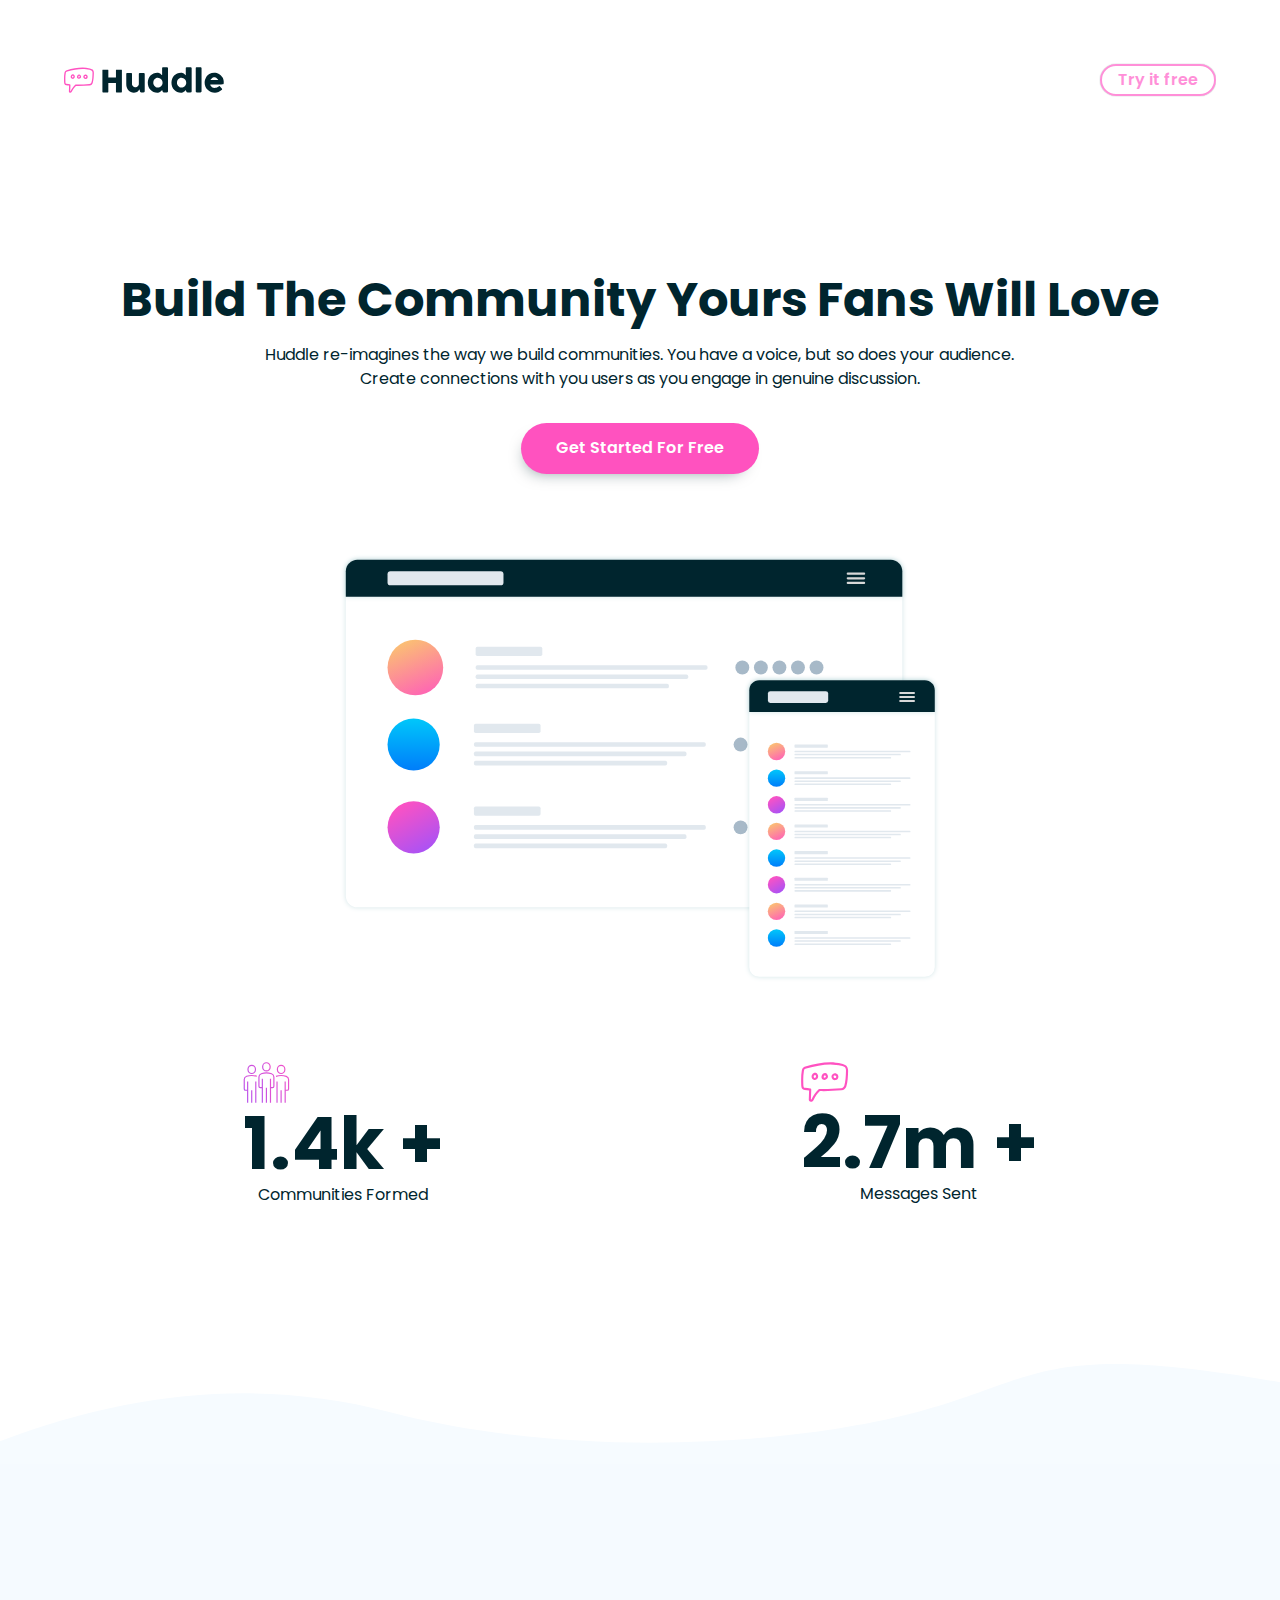
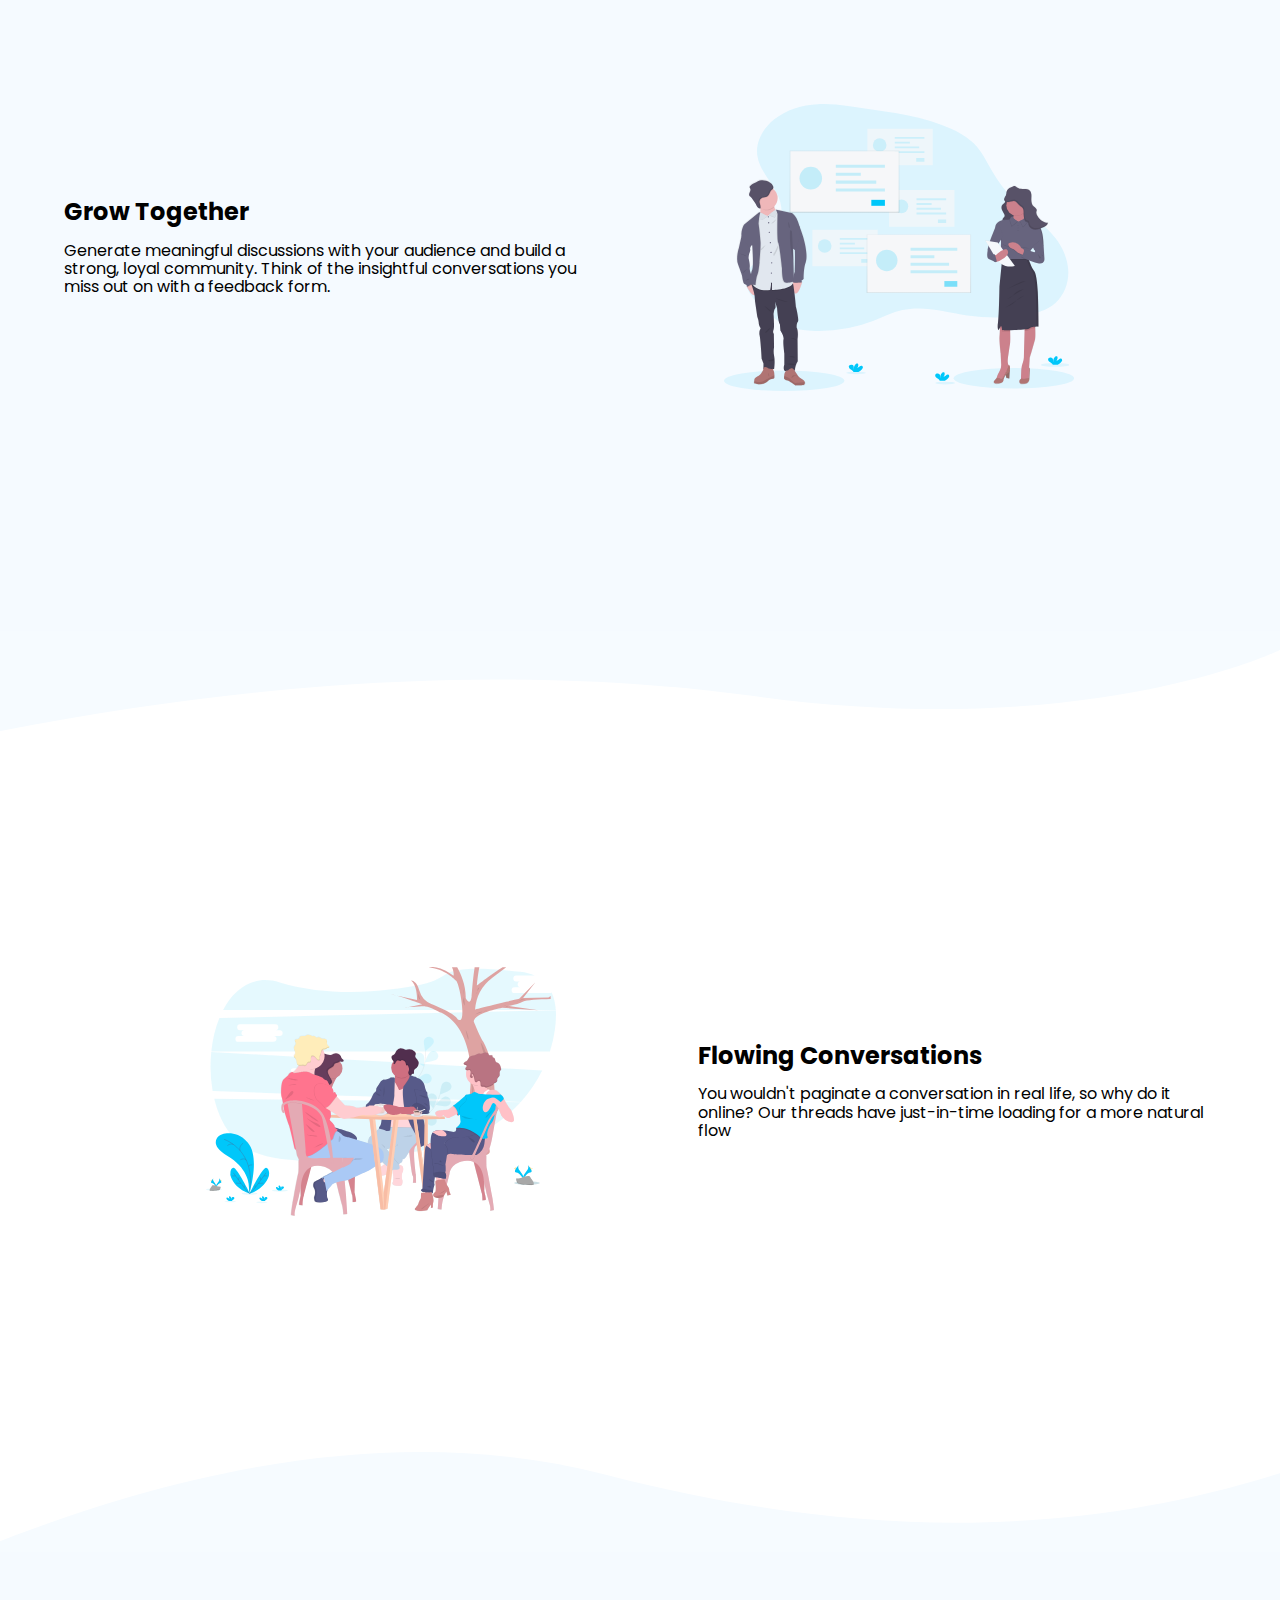
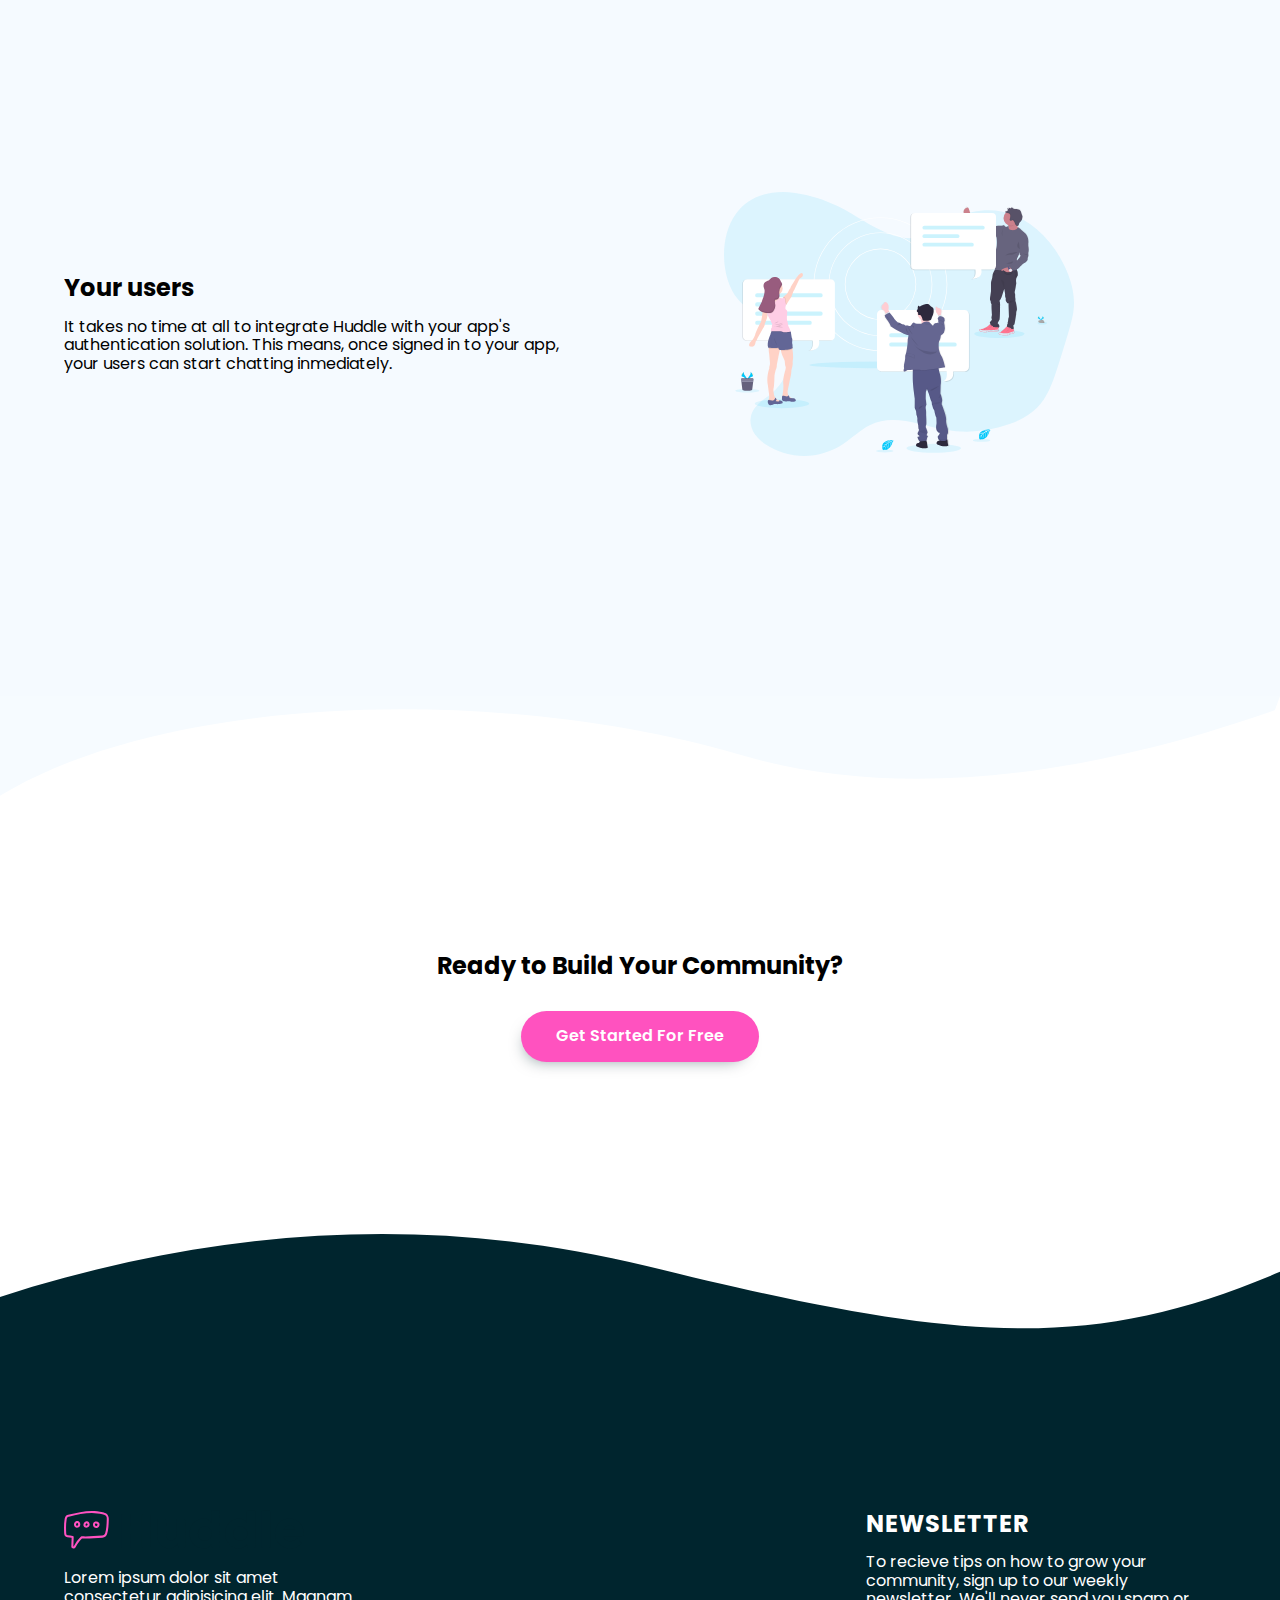
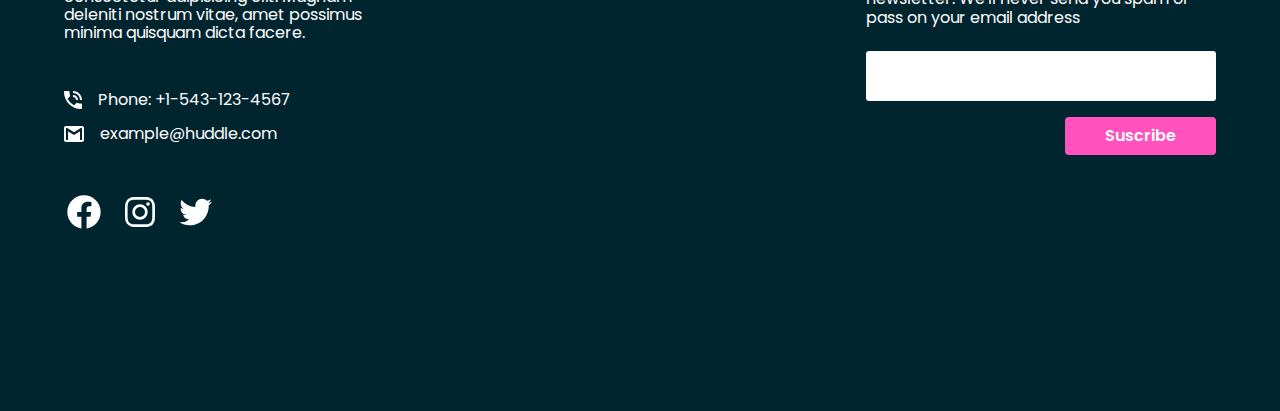
<file: project 1/index.html>
<!DOCTYPE html>
<html lang="es">
<head>
    <meta charset="UTF-8">
    <meta http-equiv="X-UA-Compatible" content="IE=edge">
    <link rel="icon" type="image/png" href="img/favicon-32x32.png">
    <meta name="viewport" content="width=device-width, initial-scale=1.0">
    <link rel="stylesheet" href="normalize.css">
    <link rel="stylesheet" href="style.css">
    <title>Frontend Mentor | Huddle landing page with curved sections</title>
</head>
<body>
    <header class="hero">

        <nav class="hero__nav container">
            <figure class="hero__logo">
                <img src="img/logo.svg" class="hero__huddle" alt="hero">
            </figure>

            <a href="#" class="hero__cta">Try it free</a>
        </nav>

        <section class="hero__main container">

            <div class="hero__texts">
                <h1 class="hero__title">Build The Community Yours Fans Will Love</h1>
                <p class="hero__paragraph">Huddle re-imagines the way we build communities. You have a voice, but so does your audience. Create connections with you users as you engage in genuine discussion.</p>
                <a href="#" class="cta">Get Started For Free</a>
            </div>

            <figure class="hero__picture">
                <img src="img/screen-mockups.svg" class="hero__img" alt="">
            </figure>

            <div class="hero__numbers">
                <div class="hero__item">
                    <img src="img/icon-communities.svg" class="hero__icon" alt="">
                    <h3 class="hero__number"> 1.4k +</h3>
                    <p class="hero__community">Communities Formed</p>
                </div>
    
                <div class="hero__item">
                    <img src="img/icon-messages.svg" class="hero__icon" alt="">
                    <h3 class="hero__number"> 2.7m +</h3>
                    <p class="hero__community">Messages Sent</p>
                </div>
            </div>

        </section>

        <div class="wave wave--bottom"></div>

    </header>

    <main class="main">
        <section class="section">
            <div class="section__container container">
                <figure class="section__picture container">
                    <img src="img/illustration-grow-together.svg" alt="" class="section__img">
                </figure>

                <div class="section__texts">
                    <h2 class="subtitle">Grow Together</h2>
                    <p class="section__paragraph">Generate meaningful discussions with your audience and build a strong, loyal community.
                        Think of the insightful conversations you miss out on with a feedback form.</p>
                </div>
            </div>
        </section>

        <section class="section section--white">
            <div class="section__container section__container--inverse container">
                
                <figure class="section__picture container">
                    <img src="img/illustration-flowing-conversation.svg" alt="" class="section__img">
                </figure>
    
                <div class="section__texts">
                    <h2 class="subtitle">Flowing Conversations</h2>
                    <p class="section__paragraph">You wouldn't paginate a conversation in real life, so why do it online? Our threads have just-in-time loading for a more natural flow </p>
                </div>
            </div>

            <div class="wave wave--top"></div>
            <div class="wave wave--bottom"></div>
        </section>

        <section class="section">
            <div class="section__container container">
                <figure class="section__picture container">
                    <img src="img/illustration-your-users.svg" alt="" class="section__img">
                </figure>

                <div class="section__texts">
                    <h2 class="subtitle">Your users</h2>
                    <p class="section__paragraph">It takes no time at all to integrate Huddle with your app's authentication solution. This means, once signed in to your app, your users can start chatting inmediately.</p>
                </div>
            </div>
        </section>


        <section class="question">
            <div class="question__texts container">
                <h2 class="subtitle"> Ready to Build Your Community? </h2>
                <a href="#" class="cta"> Get Started For Free </a>
            </div>
            
            <div class="wave wave--top"></div>
            <div class="wave wave--bottom"></div>
        </section>
    </main>

    <footer class="footer">
        <div class="footer__container container">
            <section class="footer__newsletter">
                <h2 class="footer__title">Newsletter</h2>
                <p class="footer__paragraph footer__paragraph--newsletter">To recieve tips on how to grow your community, sign up to our weekly newsletter. We'll never send you spam or pass on your email address</p>

            <form class="footer__form">
                <input type="email" class="footer__input">
                <input type="submit" value="Suscribe" class="footer__cta">
            </form>
            </section>

            <section class="footer__content">
                <img src="img/logo.svg" class="footer__logo" alt="">
                <p class="footer__paragraph"> Lorem ipsum dolor sit amet consectetur adipisicing elit. Magnam deleniti nostrum vitae, amet possimus minima quisquam dicta facere.</p>

                <div class="footer__contact">
                    <img src="img/icon-phone.svg" class="footer__img">
                </div>

                <div class="footer__contact footer__contact--email">
                    <img src="img/icon-email.svg" class="footer__img">
                </div>

                <div class="footer__social">
                    <a href="#" class="footer__link">
                        <img src="img/fb.svg" class="footer__icon">
                    </a>
                    <a href="#" class="footer__link">
                        <img src="img/ig.svg" class="footer__icon">
                    </a>
                    <a href="#" class="footer__link">
                        <img src="img/tw.svg" class="footer__icon">
                    </a>
                </div>
            </section>
        </div>

    </footer>
</body>
</html>
</file>
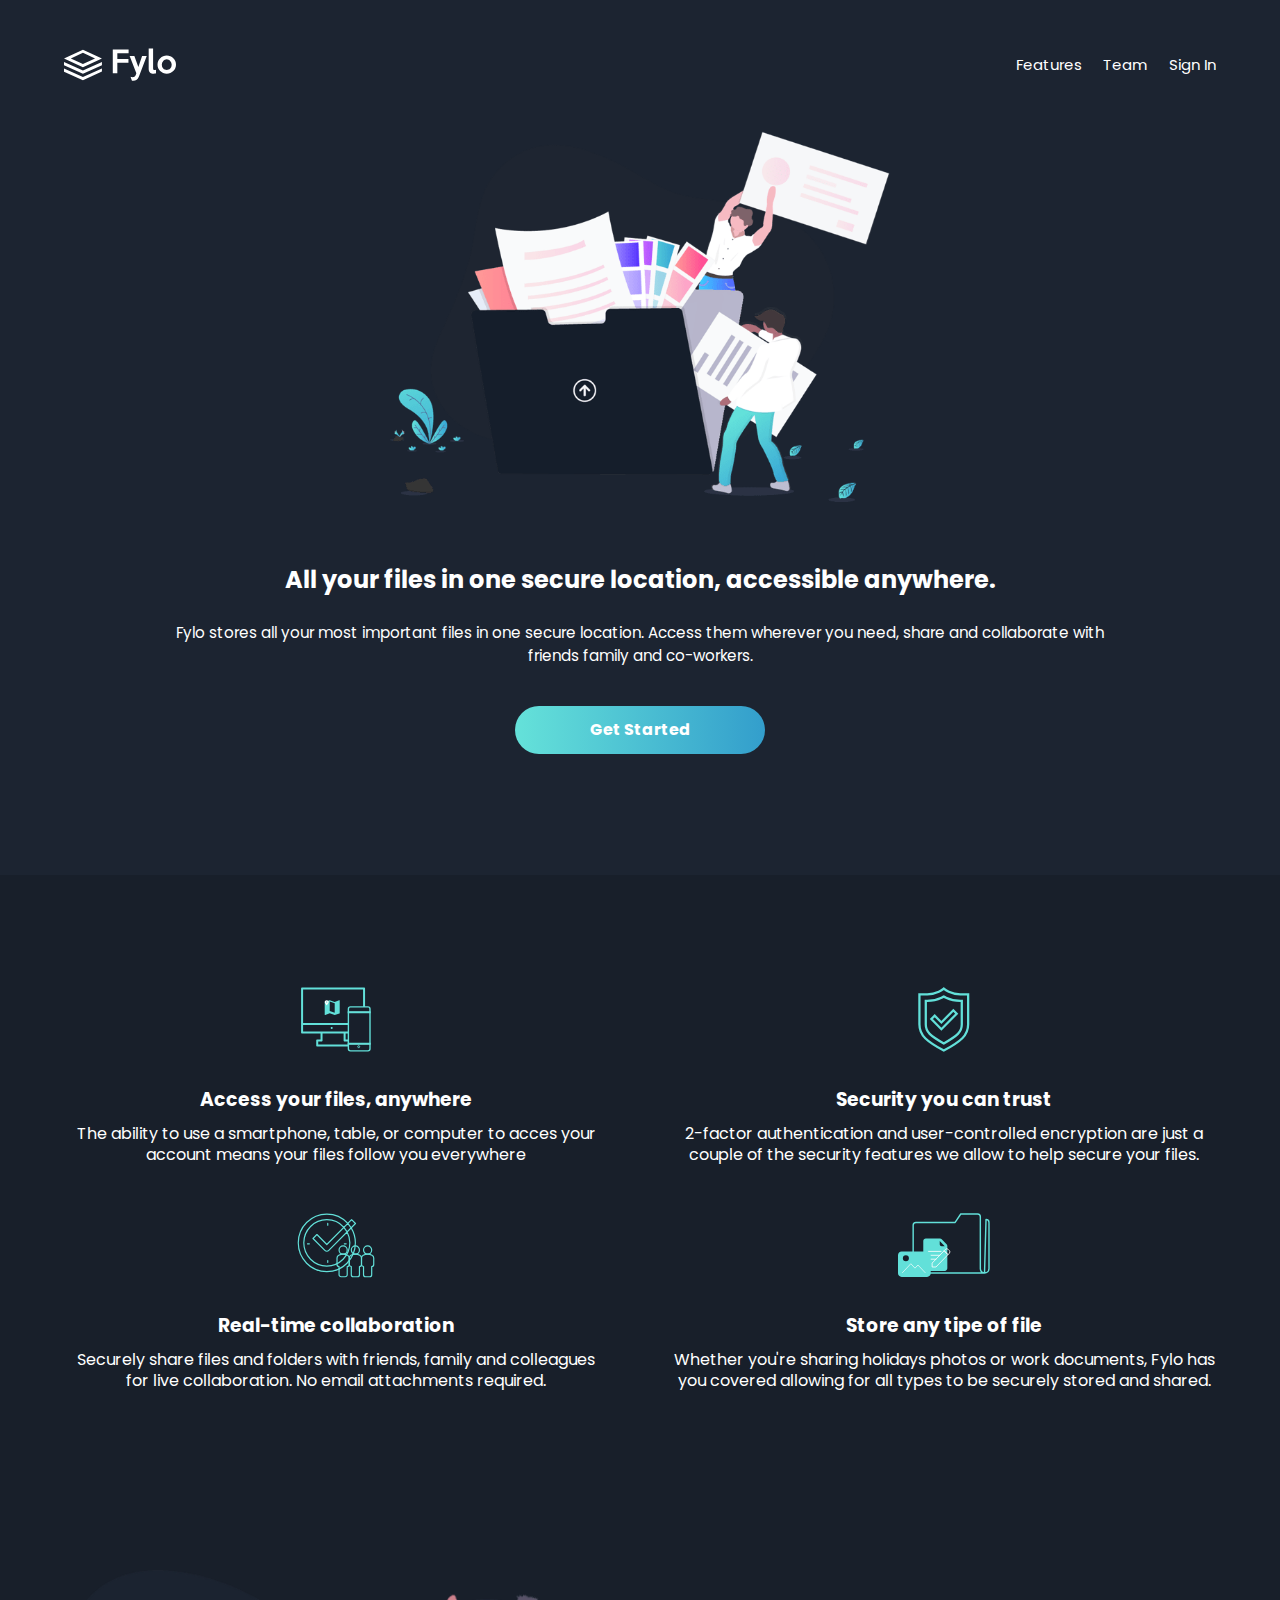
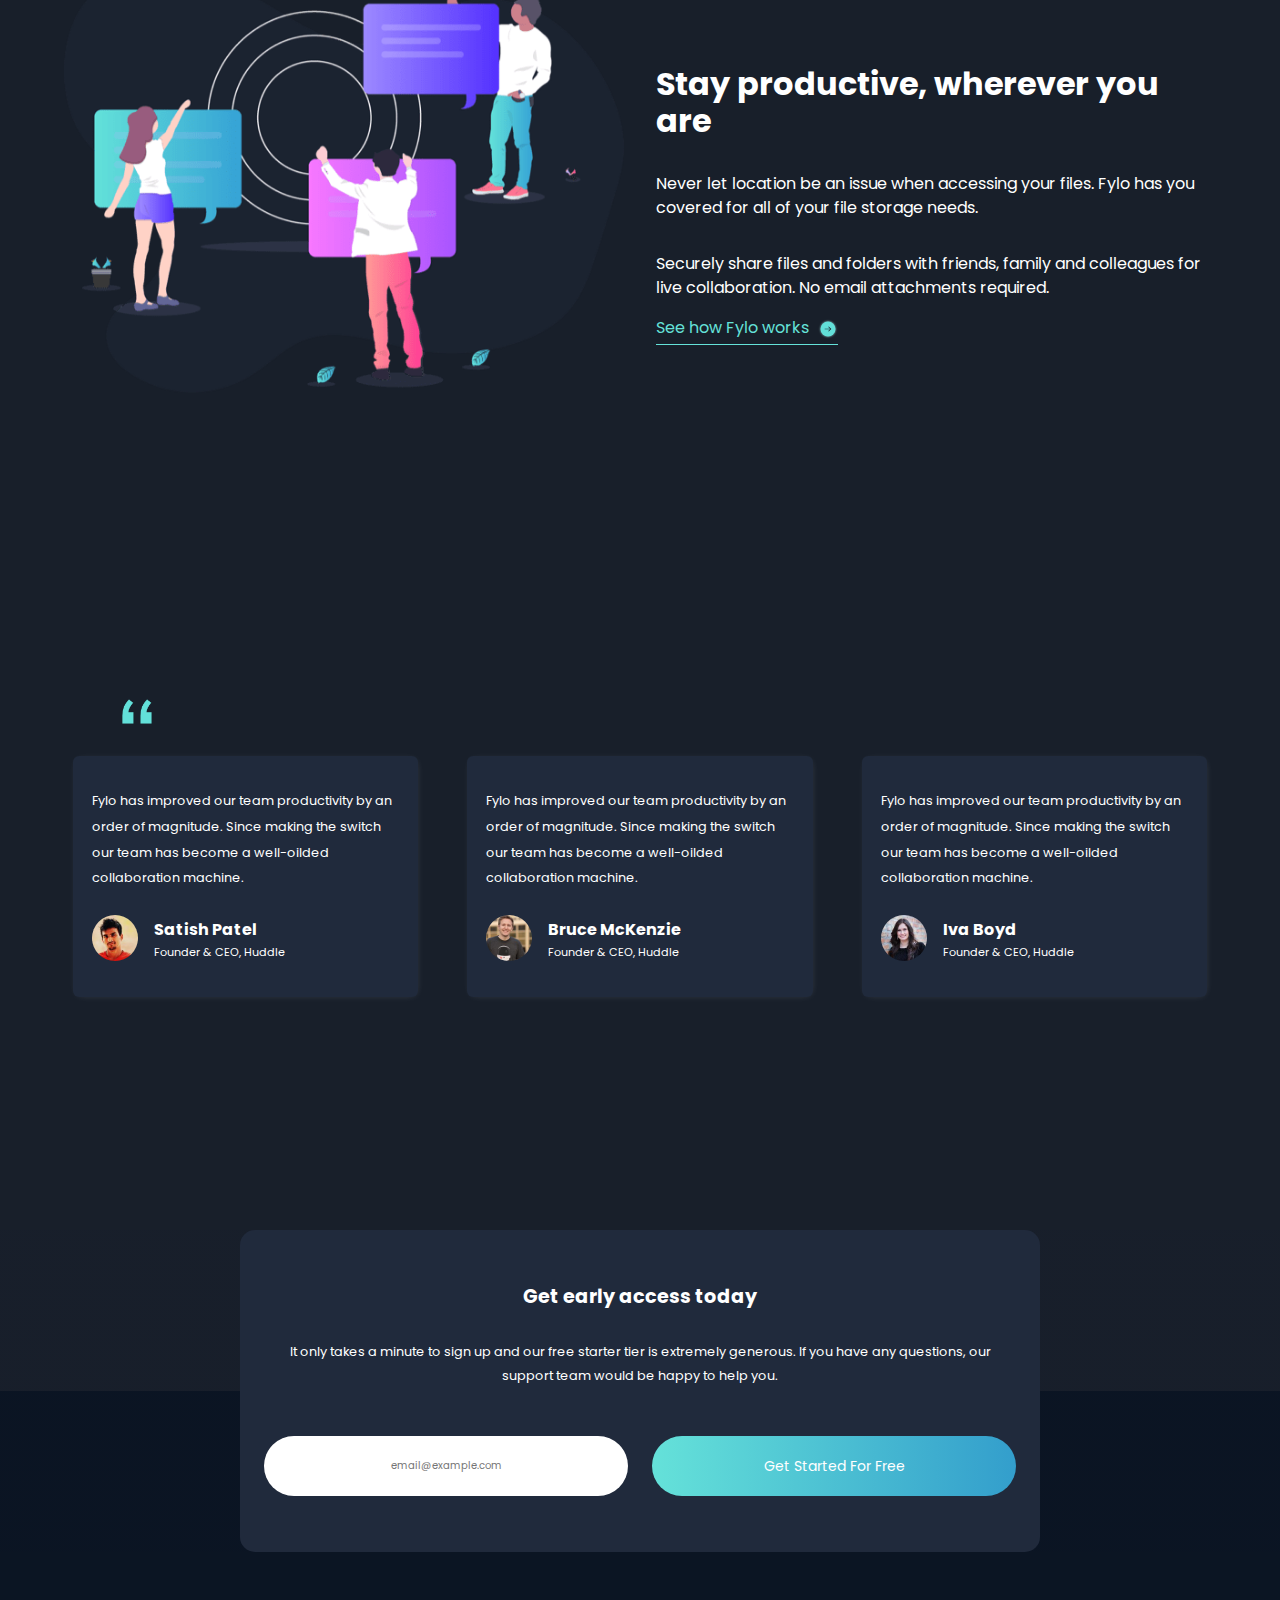
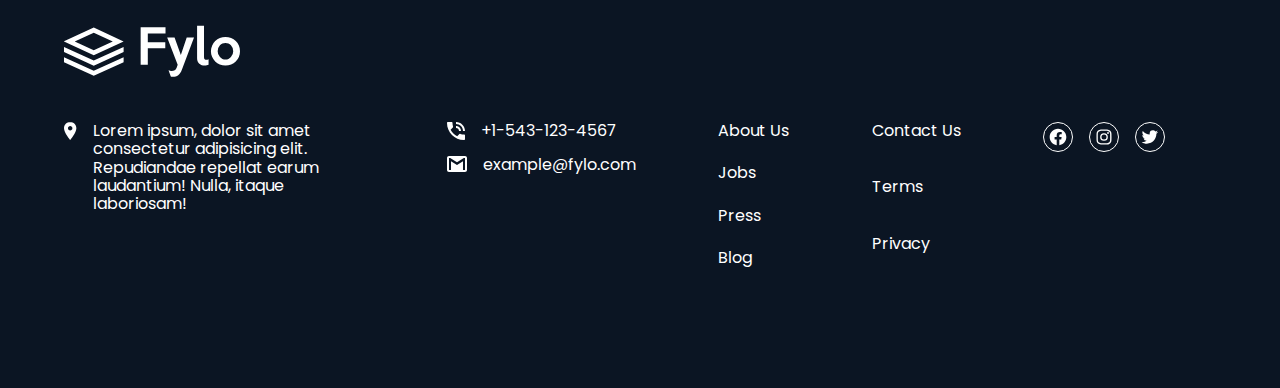
<file: project 2/index.html>
<!DOCTYPE html>
<html lang="en">
<head>
    <meta charset="UTF-8">
    <meta http-equiv="X-UA-Compatible" content="IE=edge">
    <meta name="viewport" content="width=device-width, initial-scale=1.0">
    <title>Frontend Mentor | Fylo dark theme landing page</title>
    <link rel="stylesheet" href="normalize.css">
    <link rel="stylesheet" href="style.css">
    <link rel="shortcut icon" href="img/favicon-32x32.png" type="image/x-icon">
</head>
<body>
    <header class="hero">
       
        <div class="hero__wave"></div>

        <nav class="nav container">
            <figure class="nav__logo">
                <img src="img/logo.svg" alt="fylo" class="nav__img">
            </figure>

            <div class="nav__links">
                <a href="#" class="nav__link">Features</a>
                <a href="#" class="nav__link">Team</a>
                <a href="#" class="nav__link">Sign In</a>
            </div>
        </nav>

        <section class="hero__main container">
            <picture class="hero__picture">
                <img src="img/illustration-intro.png" alt="intro" class="hero__img">
            </picture>

            <div class="hero__texts">
                <h1 class="hero__title">All your files in one secure location, accessible anywhere.</h1>
                <p class="hero__paragraph">Fylo stores all your most important files in one secure location. Access them wherever you need, share and collaborate with friends family and co-workers.</p>
                <a href="#" class="hero__cta">Get Started</a>
            </div>
        </section>

    </header>

    <main class="main">

        <section class="cards container container--margin">
            
            <article class="cards__item">
                <img src="img/icon-access-anywhere.svg" alt="access" class="cards__img">
                <h3 class="cards__title">Access your files, anywhere</h3>
                <p class="cards__paragraph">The ability to use a smartphone, table, or computer to acces your account means your files follow you everywhere</p>
            </article>
            
            <article class="cards__item">
                <img src="img/icon-security.svg" alt="access" class="cards__img">
                <h3 class="cards__title">Security you can trust</h3>
                <p class="cards__paragraph">2-factor authentication and user-controlled encryption are just a couple of the security features we allow to help secure your files.</p>
            </article>
            
            <article class="cards__item">
                <img src="img/icon-collaboration.svg" alt="access" class="cards__img">
                <h3 class="cards__title">Real-time collaboration</h3>
                <p class="cards__paragraph">Securely share files and folders with friends, family and colleagues for live collaboration. No email attachments required.</p>
            </article>
            
            <article class="cards__item">
                <img src="img/icon-any-file.svg" alt="file" class="cards__img">
                <h3 class="cards__title">Store any tipe of file</h3>
                <p class="cards__paragraph">Whether you're sharing holidays photos or work documents, Fylo has you covered allowing for all types to be securely stored and shared.</p>
            </article>

        </section>

        <section class="about container">
            <figure class="about__picture">
                <img src="img/illustration-stay-productive.png" alt="stayproductive" class="about__img">
            </figure>

            <div class="about__texts">
                <h2 class="about__title">Stay productive, wherever you are</h2>
                <p class="about__paragraph">Never let location be an issue when accessing your files. Fylo has you covered for all of your file storage needs.</p>
                <p class="about__paragraph"> Securely share files and folders with friends, family and colleagues for live collaboration. No email attachments required.
                </p>
                <a class="about__cta" href="#">See how Fylo works
                    <img src="img/icon-arrow.svg" class="about__icon" alt="">
                </a>

             </div>
        </section>

        <section class="testimony container">
            <div class="testimony__quote container"><img src="img/bg-quotes.png" class="testimony__quotes" alt=""></div>
            <article class="testimony__item testimony__item--first">
                <p class="testimony__text">Fylo has improved our team productivity by an order of magnitude. Since making the switch our team has become a well-oilded collaboration machine.
                </p>

                <div class="testimony__info">
                    <figure class="testimony__picture">
                        <img src="img/profile-1.jpg" class="testimony__img" alt="profile1">
                    </figure>

                    <div class="testimony__profile">
                        <h3 class="testimony__name">Satish Patel</h3>
                        <p class="testimony__job">Founder & CEO, Huddle</p>
                    </div>
                </div>

            </article>

            <article class="testimony__item">
                <p class="testimony__text">Fylo has improved our team productivity by an order of magnitude. Since making the switch our team has become a well-oilded collaboration machine.
                </p>

                <div class="testimony__info">
                    <figure class="testimony__picture">
                        <img src="img/profile-2.jpg" class="testimony__img" alt="profile2">
                    </figure>

                    <div class="testimony__profile">
                        <h3 class="testimony__name">Bruce McKenzie</h3>
                        <p class="testimony__job">Founder & CEO, Huddle</p>
                    </div>
                </div>

            </article>

            <article class="testimony__item">
                <p class="testimony__text">Fylo has improved our team productivity by an order of magnitude. Since making the switch our team has become a well-oilded collaboration machine.
                </p>

                <div class="testimony__info">
                    <figure class="testimony__picture">
                        <img src="img/profile-3.jpg" class="testimony__img" alt="profile3">
                    </figure>

                    <div class="testimony__profile">
                        <h3 class="testimony__name">Iva Boyd</h3>
                        <p class="testimony__job">Founder & CEO, Huddle</p>
                    </div>
                </div>

            </article>
        </section>

        <section class="join">
            <div class="join__container container">
                <div class="join__title">
                    <h2 class="join__subtitle">Get early access today</h2>
                    <p class="join__paragraph">It only takes a minute to sign up and our free starter tier is extremely generous. If you have any questions, our support team would be happy to help you.</p>
                    <form class="join__form">
                        <input type="email" class="join__input" placeholder="email@example.com">
                        <input type="submit" value="Get Started For Free" class="join__input join__input--submit">
                    </form>
                </div>
                
            </div>
        </section>
        
    </main>
    
    <footer class="footer">
        <section class="footer__container container">

            <figure class="footer__picture">
                    <img src="img/logo.svg" alt="logo">
            </figure>

            <div class="footer__content">
                <p class="footer__direction footer__direction--first"><img src="img/icon-location.svg" alt="location">Lorem ipsum, dolor sit amet consectetur adipisicing elit. Repudiandae repellat earum laudantium! Nulla, itaque laboriosam!</p>

                <div class="footer__contact">
                    <a href="#" class="footer__direction footer__direction--second">
                        <img src="img/icon-phone.svg" alt="phone">
                        +1-543-123-4567
                    </a>
    
                    <a href="#" class="footer__direction footer__direction--second">
                        <img src="img/icon-email.svg" alt="phone">
                        example@fylo.com
                    </a>
    
                </div>

                <nav class="footer__nav">
                    <a href="#" class="footer__link">About Us</a>
                    <a href="#" class="footer__link">Jobs</a>
                    <a href="#" class="footer__link">Press</a>
                    <a href="#" class="footer__link">Blog</a>
                </nav>

                <nav class="footer__nav1">
                    <a href="#" class="footer__link">Contact Us</a>
                    <a href="#" class="footer__link">Terms</a>
                    <a href="#" class="footer__link">Privacy</a>
                </nav>

                <div class="footer__social">
                    <a href="#" class="footer__smedia">
                        <img src="img/fb.svg" class="footer__media" alt="">
                    </a>

                    <a href="#" class="footer__smedia">
                        <img src="img/ig.svg" class="footer__media" alt="">
                    </a>

                    <a href="#" class="footer__smedia">
                        <img src="img/tw.svg" class="footer__media" alt="">
                    </a>
                </div>
            </div>
        </section>
    </footer>
</body>
</html>
</file>
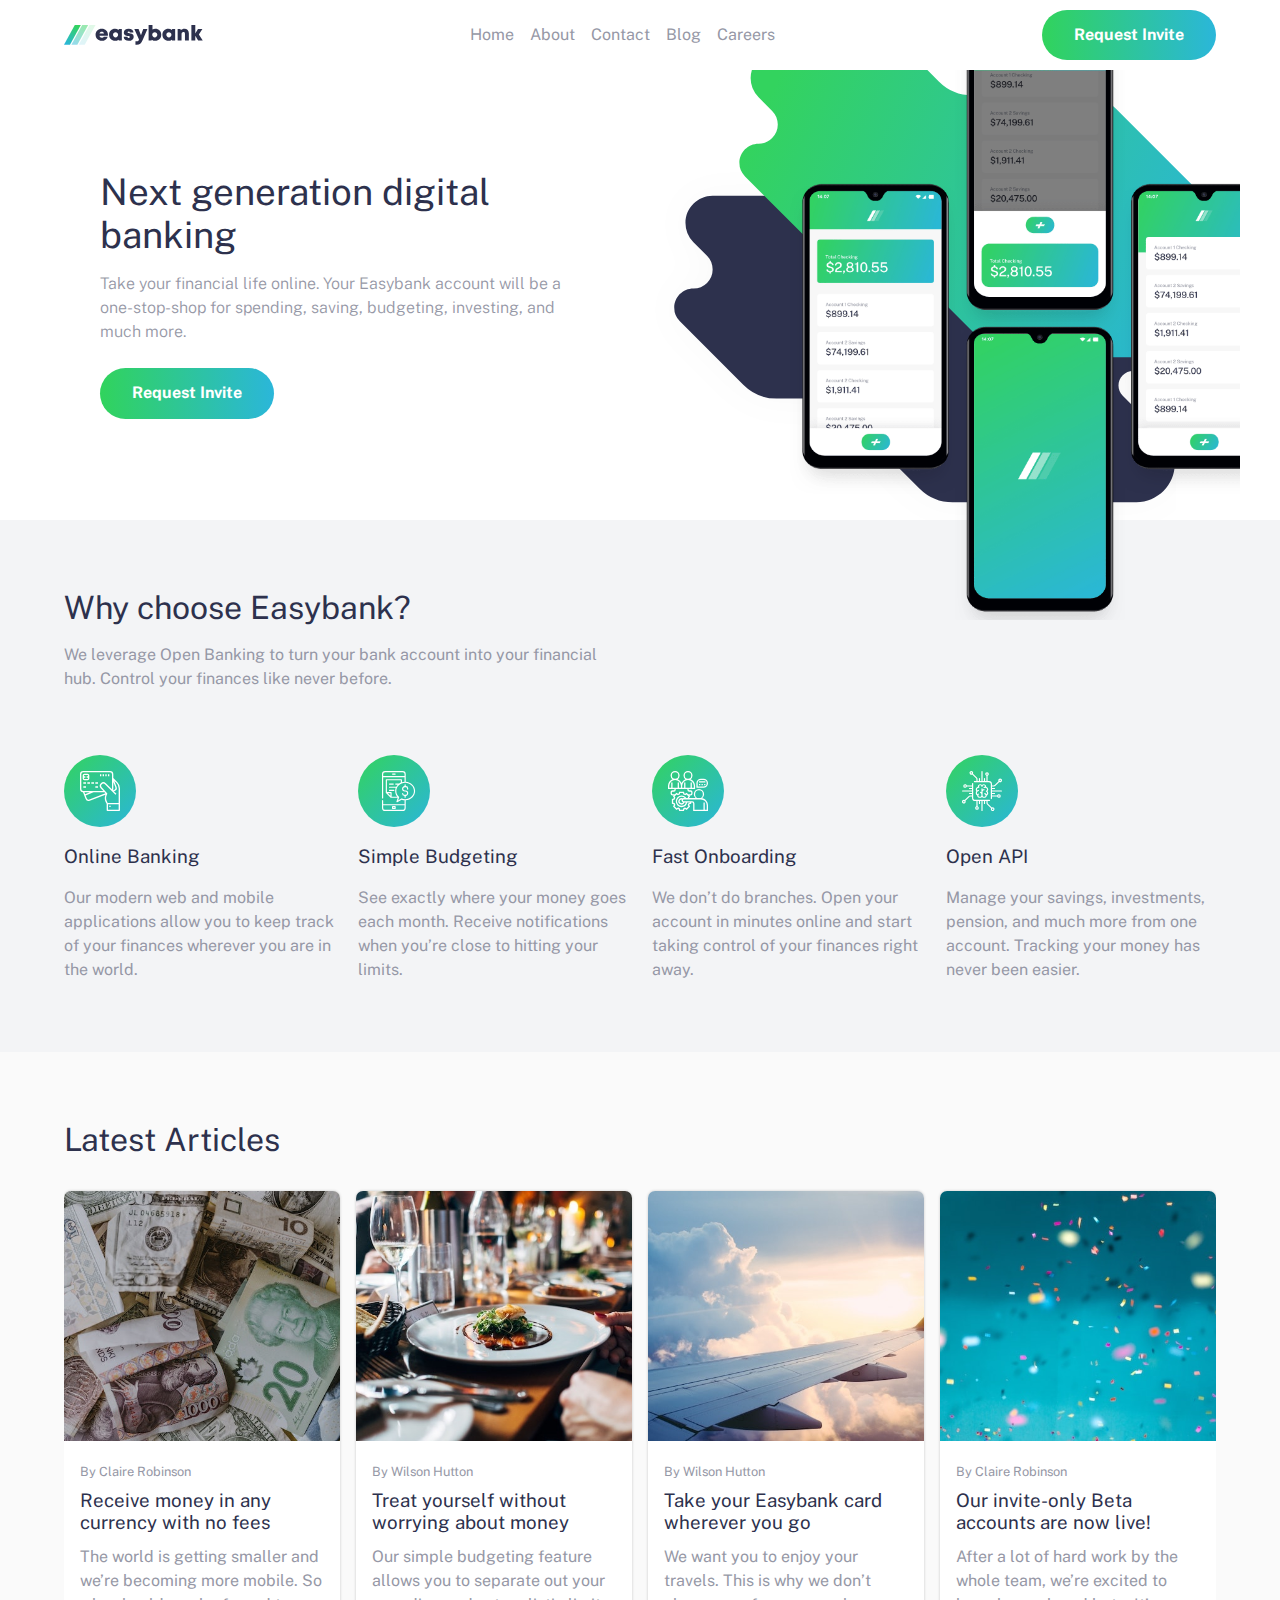
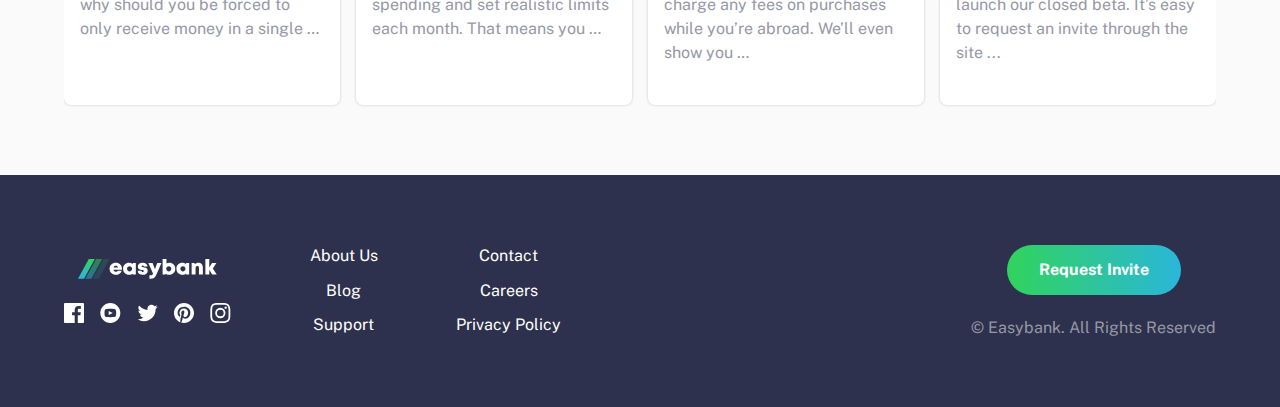
<file: project 3/index.html>
<!DOCTYPE html>
<html lang="en">
<head>
  <meta charset="UTF-8">
  <meta name="viewport" content="width=device-width, initial-scale=1.0">
  <link rel="icon" type="image/png" sizes="32x32" href="./images/favicon-32x32.png">
  <link rel="stylesheet" href="normalize.css">
  <link rel="stylesheet" href="style.css">
  <title>Frontend Mentor | Easybank landing page</title>


  </head>
  <body>
    <header class="hero">
      <nav class="nav container">
        <figure class="nav__logo">
          <img src="img/logo.svg" alt="easybank" class="nav__img">
        </figure>

        <div class="nav__links" id="menu">
          <a href="#" class="nav__link">Home</a>
          <a href="#" class="nav__link">About</a>
          <a href="#" class="nav__link">Contact</a>
          <a href="#" class="nav__link">Blog</a>
          <a href="#" class="nav__link">Careers</a>
        </div>

        <a href="#menu" class="nav__menu">
          <img src="img/icon-hamburger.svg" class="nav__icon" alt="">
        </a>

        <a href="#" class="cta cta--nav">Request Invite</a>
      </nav>


      <section class="hero__main">
        <div class="hero__background"></div>
        <div class="hero__texts">
          <h1 class="hero__title">
            Next generation digital banking
          </h1>
          <p class="hero__paragraph"> Take your financial life online. Your Easybank account will be a one-stop-shop 
            for spending, saving, budgeting, investing, and much more.</p>
          
          <a href="#" class="cta">Request Invite</a>
        </div>
      </section>
    </header>

    <main class="main">
      <section class="easybank">
        <div class="easybank__container container">
          <h2 class="title">Why choose Easybank?</h2>
          <p class="easybank__paragraph"> We leverage Open Banking to turn your bank account into your financial hub. Control 
            your finances like never before.</p>

          <div class="easybank__services">

            <article class="easybank__service">
              <img src="img/icon-online.svg" alt="" class="easybank__icon">
              <h3 class="easybank__title">Online Banking</h3>
              <p class="easybank__copy">Our modern web and mobile applications allow you to keep track of your finances 
                wherever you are in the world.</p>
            </article>

            <article class="easybank__service">
              <img src="img/icon-budgeting.svg" alt="" class="easybank__icon">
              <h3 class="easybank__title">Simple Budgeting</h3>
              <p class="easybank__copy">See exactly where your money goes each month. Receive notifications when you’re 
                close to hitting your limits.</p>
            </article>

            <article class="easybank__service">
              <img src="img/icon-onboarding.svg" alt="" class="easybank__icon">
              <h3 class="easybank__title">Fast Onboarding</h3>
              <p class="easybank__copy">We don’t do branches. Open your account in minutes online and start taking control 
                of your finances right away.
              </p>
            </article>

            <article class="easybank__service">
              <img src="img/icon-api.svg" alt="" class="easybank__icon">
              <h3 class="easybank__title">Open API</h3>
              <p class="easybank__copy">Manage your savings, investments, pension, and much more from one account. Tracking 
                your money has never been easier.
              </p>
            </article>
          </div>
        </div>
      </section>

      <section class="articles">
        <div class="articles__container container">
          <h2 class="title">Latest Articles</h2>
          
          <div class="articles__content">
            
            <article class="articles__article">
              <div class="articles__img"></div>

              <div class="articles__text">
                <p class="articles__author">By Claire Robinson</p>
                <h3 class="articles__title">Receive money in any currency with no fees</h3>
                <p class="articles__paragraph">The world is getting smaller and we’re becoming more mobile. So why should you be 
                  forced to only receive money in a single …</p>
              </div>
            </article>

            <article class="articles__article">
              <div class="articles__img"></div>

              <div class="articles__text">
                <p class="articles__author">By Wilson Hutton</p>
                <h3 class="articles__title">Treat yourself without worrying about money</h3>
                <p class="articles__paragraph">Our simple budgeting feature allows you to separate out your spending and set 
                  realistic limits each month. That means you …</p>
              </div>
            </article>

            <article class="articles__article">
              <div class="articles__img"></div>

              <div class="articles__text">
                <p class="articles__author">By Wilson Hutton</p>
                <h3 class="articles__title">Take your Easybank card wherever you go</h3>
                <p class="articles__paragraph">We want you to enjoy your travels. This is why we don’t charge any fees on purchases 
                  while you’re abroad. We’ll even show you …</p>
              </div>
            </article>

            <article class="articles__article">
              <div class="articles__img"></div>

              <div class="articles__text">
                <p class="articles__author">By Claire Robinson</p>
                <h3 class="articles__title">Our invite-only Beta accounts are now live!</h3>
                <p class="articles__paragraph">After a lot of hard work by the whole team, we’re excited to launch our closed beta. 
                  It’s easy to request an invite through the site ...</p>
              </div>
            </article>
          </div>
        </div>
      </section>
    </main>


    <footer class="footer">
      <section class="footer__container container">
        <div class="footer__mediakit">
          <figure class="footer__logo">
            <img src="img/logo-white.svg" alt="" class="footer__img">
          </figure>

          <div class="footer__socialmedia">
            <a href="#" class="footer__media">
              <img src="img/icon-facebook.svg" class="footer__icon" alt="">
            </a>

            <a href="#" class="footer__media">
              <img src="img/icon-youtube.svg" class="footer__icon" alt="">
            </a>

            <a href="#" class="footer__media">
              <img src="img/icon-twitter.svg" class="footer__icon" alt="">
            </a>

            <a href="#" class="footer__media">
              <img src="img/icon-pinterest.svg" class="footer__icon" alt="">
            </a>

            <a href="#" class="footer__media">
              <img src="img/icon-instagram.svg" class="footer__icon" alt="">
            </a>
          </div>
        </div>

        <nav class="footer__nav">
          <a href="#" class="footer__link">About Us</a>
          <a href="#" class="footer__link">Contact</a>
          <a href="#" class="footer__link">Blog</a>
          <a href="#" class="footer__link">Careers</a>
          <a href="#" class="footer__link">Support</a>
          <a href="#" class="footer__link">Privacy Policy</a>
        </nav>

        <div class="footer__cta">
          <a href="#" class="cta cta--footer">Request Invite</a>
          <p class="footer__copy">© Easybank. All Rights Reserved</p>
        </div>
      </section>
    </footer>
  </body>
  </html>
</file>
<file: project 1/style.css>
@import url('https://fonts.googleapis.com/css2?family=Poppins:wght@300;400;700&display=swap');

body{
    font-family: 'Poppins', sans-serif;
}

:root{
    --pink: hsl(322,100%,66%);
    --light-pink: hsl(321,100%,78%);
    --ligh-red: hsl(0,100,63%);
    --very-dark-cyan: hsl(192,100%,9%);
    --very-pale-blue: hsl(207,100%,98%)
}

.container{
    max-width: 1200px;
    width: 90%;
    margin: 0 auto;
    overflow: hidden;
    padding: 4rem 0;
}

.hero{
    min-height: 100vh;
    position: relative;
    --wave-bottom: url('img/bg-section-top-mobile-1.svg')
}

.hero__nav{
    display: flex;
    justify-content: space-between;
    align-items: center;
    padding: 4rem 0 3rem;
}

.hero__logo{
    width: 45%;
    max-width: 160px;
}

.hero__huddle{
    width: 100%;
    display: block;
}

.hero__cta{
    color: var(--light-pink);
    border: 2px solid;
    padding: .3em 1em;
    border-radius: 2em;
    font-weight: 600;
    text-decoration: none;
    box-shadow: 0 0 1px hsla(192,100%,9%,.5);
}

.hero__main{
    text-align: center;
    color: var(--very-dark-cyan);
}

.hero__texts{
    display: grid;
    gap: 1em;
}

.hero__title{
    font-size: 1.5625em;
}

.hero__paragraph{
    width: 90%;
    margin: 0 auto;
    line-height: 1.5;
}

.cta{
    display: inline-block;
    background-color: var(--pink);
    color: #fff;
    text-decoration: none;
    justify-self: center;
    padding: 1em 1.8em;
    border-radius: 2em;
    margin-top: 1em;
    font-weight: 600;
    box-shadow: -5px 8px 16px -10px hsla(192,100%,9%,.5);
}

.hero__picture{
    margin-top: 5em;
}

.hero__img{
    width: 100%;
    max-width: 600px;
    margin: 0 auto;
    display: block;
}

.hero__numbers{
    margin-top: 5em;
    display: flex;
    flex-direction: column;
    align-items: center;
    padding-bottom: 100px
}

.hero__item{
    overflow: hidden;
    margin-bottom: 2em;
}

.hero__number{
    font-size: 3.5rem;
}

.hero__community{
    text-align: center;
}

.hero__icon{
    display: block;
}

.wave{
    position: absolute;
    width: 100%;
    height: 100px;
    background-repeat: no-repeat;
    background-size: 100% 100px;
}

.wave--bottom{
    left: 0;
    bottom: 0;
    background-image: var(--wave-bottom);
}

.wave--top{
    left: 0;
    top: 0;
    background-image: var(--wave-top);
}

.section{
    background-color: var(--very-pale-blue);
    padding: 7rem 0;
}

.section--white{
    padding: 13rem 0;
    position: relative;
    background-color: #fff;
    --wave-top: url('img/bg-section-bottom-mobile-1.svg');
    --wave-bottom: url('img/bg-section-top-mobile-2.svg');
}
.section__img{
    width: 100%;
    max-width: 350px;
    display: block;
    margin: 0 auto;
}

.section__texts{
    margin-top: 3rem;
    text-align: center;
}

.subtitle{
    margin-bottom: 1rem;
}

.question{
    position: relative;
    text-align: center;
    --wave-top: url('img/bg-section-bottom-mobile-2.svg');
    --wave-bottom: url('img/bg-footer-top-mobile.svg');
    padding: 12rem 0 13rem;
}

.footer{
    color: #fff;
    background-color: var(--very-dark-cyan);
}

.footer__title{
    text-transform: uppercase;
    letter-spacing: 1px;
    margin-bottom: 1rem;
}

.footer__paragraph{
    margin: 1rem 0 3rem;

}

.footer__form{
    margin-top: 1.5em;
    margin-bottom: 5em;
    display: flex;
    flex-wrap: wrap;
}

.footer__input{
    flex: 100%;
    font-size: 1rem;
    font-family: 'Poppins', sans-serif;
    border: none;
    outline: none;
    border-radius: 3px;
    padding: 1em .3em;
    margin-bottom: 1em;
}

.footer__cta{
    background-color: var(--pink);
    font-size: 1rem;
    font-family: 'Poppins', sans-serif;
    color: #fff;
    padding: .6em 2.5em;
    border: none;
    border-radius: 4px;
    font-weight: 600;
    margin-left: auto;
}

.footer__contact{
    display: grid;
    grid-auto-flow: column;
    grid-auto-columns: max-content;
    gap: 1em;
    align-items: center;

}

.footer__contact--email{
    margin: 1em 0 3em;
}

.footer__paragraph--newsletter{
    margin: 1rem 0 0;
}

.footer__contact::after{
    content: "Phone: +1-543-123-4567";
}

.footer__contact--email::after{
    content: "example@huddle.com";
}

.footer__social{
    display: grid;
    grid-auto-flow: column;
    grid-auto-columns: 40px;
    gap: 1em;
}

.footer__icon{
    width: 100%;
    display: block;
}

.footer__link{
    text-decoration: none;
}

@media (min-width: 768px) {
    .hero{
        --wave-bottom: url('img/bg-section-top-desktop-1.svg')
    }

    .hero__main{
        padding: 8rem 0;
    }

    .hero__title{
        font-size: 3rem
    }

    .hero__paragraph{
        width: 70%;
    }

    .cta{
        padding: 1em 2.2em;
    }

    .hero__numbers{
        display: flex;
        flex-direction: row;
        justify-content: space-around;
    }

    .hero__number{
        font-size: 4.5rem;
    }

    .section--white{
        --wave-top: url('img/bg-section-bottom-desktop-1.svg');
        --wave-bottom: url('img/bg-section-top-desktop-2.svg');
    }

    .section__container{
        display: flex;
        flex-direction: row-reverse;
        align-items: center;
        justify-content: space-between;
    }

    .section__container--inverse{
        flex-direction: row;
    }

    .section__picture{
        width: 50%;
    }

    .section__texts{
        width: 45%;
        margin: 0;
        text-align: left;
    }

    .question{
        --wave-top: url('img/bg-section-bottom-desktop-2.svg');
        --wave-bottom: url('img/bg-footer-top-desktop.svg');
        padding: 12rem 0 13rem;
    }

    .footer{
        padding: 7rem 0;
    }
    .footer__container{
        display: flex;
    }

    .footer__newsletter{
        order: 1;
        width: 50%;
        max-width: 350px;
        margin-left: auto;
    }

    .footer__content{
        width: 50%;
        max-width: 300px;
    }
}
</file>
<file: project 2/style.css>
@import url('https://fonts.googleapis.com/css2?family=Poppins:wght@300;400;700&display=swap');

body{
    /* background: hsl(218, 28%, 13%); */
    font-family: 'Poppins', sans-serif;
}

.container{
    max-width: 1200px;
    width: 90%;
    margin: 0 auto;
    overflow: hidden;
    padding: 25px 0;
}

.hero{
    background-color: hsl(217, 28%, 15%);
    color: #fff;
}

.nav{
    display: flex;
    align-items: center;
    justify-content: space-between;
}

.nav__img{
    max-width: 500px;
    width: 5rem;
    display: block;
}

.nav__link{
    color: #fff;
    text-decoration: none;
    font-size: 0.8em;
}

.nav__links{
    margin-left: auto;
    display: grid;
    grid-auto-flow: column;
    gap: 1.5em;
    font-size: 0.9em;
}

.hero__img{
    display: block;
    width: 100%;
    margin: 0 auto;
}

.hero__main{
    text-align: center;
    position: relative;
}

.hero__title{
    margin: 2.5em 0 1em;
    font-size: 1.5em;
    line-height: 1.5em;
}

.hero__paragraph{
    font-size: 0.95em;
    line-height: 1.5em;
    padding-bottom: 2.5em;
}

.hero__cta{
    display: inline-block;
    text-decoration: none;
    color: #fff;
    width: 250px;
    padding: 15px 0;
    border-radius: 25px;
    background-image: linear-gradient(to right, hsl(176, 68%, 64%),hsl(198, 60%, 50%));
    font-weight: bold;
    margin-bottom: 6rem;
}

.cards{
    text-align: center;
    display: grid;
    gap: 5em;
    color: #fff;
}

.cards__img{
    width: 110px;
    height: 65px;
    object-fit: contain;
    display: block;
    margin: 0 auto;
    margin-bottom: 1.5em;
}

.cards__title{
    line-height: 3rem;
}

.cards__paragraph{
    line-height: 1.3rem;
}

.container--margin{
    margin-bottom: 8rem;
}


.about__img{
    width: 100%;
    display: block;
    margin: 0 auto;
    margin-bottom: 3em
}

.about__texts{
    color: #fff;
}

.about__paragraph{
    margin-top: 2em;
    line-height: 1.5em;
}

.about__cta{
    margin-top: 0.8em;
    display: inline-block;
    line-height: 1em;
    color: hsl(176, 68%, 64%);
    text-decoration: none;
    line-height: 2em;
    border-bottom: 1px solid hsl(176, 68%, 64%);
}

.about__icon{
    width: 20px;
    margin-left: .3em;
    vertical-align: middle;
}

.testimony__quote{
    padding: 0;
    margin-top: 13rem;
}

.testimony__quotes{
    display: block;
    height: 25px;
}

.testimony{
    display: flex;
    flex-wrap: wrap;
    gap: 2em;
    color: #fff;
}

.testimony__item{
    width: 90%;
    margin: 0 auto;
    background-color: hsl(219, 30%, 18%);
    padding: 2em 1.2em;
    border-radius: 6px;
    box-shadow: 1px 1px 10px -5px rgba(255, 255, 255,.28);
    position: relative;
}

.testimony__info{
    margin-top: 1.5em;
    display: flex;
    align-items: center;
    gap: 1em;
}

.testimony__picture{
    width: 15%;
    height: 15%;
}

.testimony__img{
    width: 100%;
    height: 100%;
    border-radius: 50%;
    object-fit: cover;
}

.testimony__text{
    font-size: 0.8em;
    line-height: 2em
}
.testimony__name{
    font-size: 1rem;
    margin-bottom: 0.4em;
}

.testimony__job{
    font-size: 0.7rem;
}

.join{
    background-image: linear-gradient(hsl(218, 28%, 13%) 50%,hsl(216, 53%, 9%) 50%);
    margin-top: 13rem;
}

.join__container{
    background-color: hsl(219, 30%, 18%);
    padding: 3.5rem 1.5em;
    border-radius: 15px;
    text-align: center;
    color: #fff;
}

.join__subtitle{
    font-size: 1.2rem;
    margin-bottom: 2rem;
}

.join__paragraph{
    line-height: 1.5rem;
    font-size: 0.8rem;
}

.join__form{
    margin-top: 2em;
    display: grid;
    gap: 1.5em;
}

.join__input{
    text-align: center;
    height: 60px;
    width: 100%;
    border-radius: 30px;
    border: none;
    outline: none;
    font-size: 10px;
}

.join__input--submit{
    font-size: 14px;
    text-align: center;
    color: #fff;
    background-image: linear-gradient(to right, hsl(176, 68%, 64%),hsl(198, 60%, 50%));
}

.main{
    background-color: hsl(218, 28%, 13%);
}

.footer{
    background-color: hsl(216, 53%, 9%);
    color: #fff;
}

.footer__picture{
    margin-top: 3rem;
    width: 200px;
    margin-bottom: 2.5em;
}

.footer__img{
    width: 100%;
    display: block;
}

.footer__contact{
    padding-bottom: 20px;
}

.footer__direction{
    color: #fff;
    text-decoration: none;
    display: flex;
    gap: 1em;
    align-items: flex-start;
}

.footer__direction--second{
    margin: 1em 0;
}

.footer__nav{
    display: grid;
    gap: 1.5em;
    margin-top: 2em;
}

.footer__nav1{
    display: grid;
    gap: 1.5em;
    margin-top: 4em;
}

.footer__link{
    color: #fff;
    text-decoration: none;
}

.footer__link:hover{
    text-decoration: underline;
}

.footer__social{
    margin: 0 auto;
    width: max-content;
    display: grid;
    grid-auto-rows: max-content;
    grid-auto-flow: column;
    gap: 1em;
}

.footer__smedia{
    margin-top: 6em;
    margin-bottom: 3em;
    display: inline-flex;
    width: 30px;
    height: 30px;
    border: 1px solid #fff;
    align-items: center;
    justify-content: center;
    border-radius: 50%;
}

.footer__media{
    display: block;
    width: 20px;
    height: 20px;
}

@media (min-width:768px) {
    
    .nav{
        padding-top: 3em;
    }

    .nav__img{
        width: 7rem;
    }

    .nav__link{
        font-size: 15px;
    }

    .hero__img{
        width: 500px;
    }

    .hero__texts{
        margin-left: 7rem;
        margin-right: 7rem  ;
    }
    .cards{
        padding-top: 7rem;
        display: grid;
        grid-template-columns: 1fr 1fr;
        grid-template-rows: 1fr 1fr;
        gap: 3em  4em;
    }


    .about{
        display: grid;
        grid-template-columns: 1fr 1fr;
        gap: 2em;
        align-items: center;
    }

    .about__title{
        font-size: 2rem;
    }

    .testimony{
        display: flex;
        justify-content: space-between;
    }

    .testimony__item{
        width: 30%;
    }
    
    .join__container{
        max-width: 800px;
    }

    .join__form{
        padding-top: 1em;
        grid-template-columns: 1fr 1fr;
    }


    .footer{
        padding-bottom: 6rem;
    }
    .footer__content{
        display: grid;
        grid-auto-flow: column;
        gap: 2em;
    }

    .footer__contact{
        max-width: 200px;
    }
    .footer__nav{
        margin-top: 0;
    }

    .footer__nav1{
        margin-top: 0;
    }

    .footer__social{
        margin: 0;
    }

    .footer__smedia{
        margin: 0;
    }


    .footer__direction--first{
        max-width: 300px;
    }
    .footer__direction--second{
        margin: 0 0 1em;
    }
}
</file>
<file: project 3/style.css>
@import url('https://fonts.googleapis.com/css2?family=Public+Sans:wght@300;400;700&display=swap');

body{
    font-family: 'Public Sans', sans-serif;
}

:root{
    --dark-blue: hsl(233, 26%, 24%);
    --lime-green: hsl(136, 65%, 51%);
    --bright-cyan: hsl(192, 70%, 51%);
    --grayish-blue: hsl(233, 8%, 62%);
    --light-grayish-blue: hsl(220, 16%, 96%);
    --very-light-gray: hsl(0, 0%, 98%);
    --white: hsl(0, 0%, 100%);
}

.container{
    width: 90%;
    max-width: 1200px;
    margin: 0 auto;
    overflow: hidden;
}

.nav{
    background-color: var(--white);
    height: 70px;
    display: flex;
    justify-content: space-between;
    align-items: center;
}


.nav__img{
    display: block;
}

.nav__icon{
    display: block;
}

.nav__links{
    position: fixed;
    top: 80px;
    left: 0;
    right: 0;
    margin: 0 auto;
    width: 90%;
    background-color: #fff;
    padding: 3em 1em;
    box-shadow: 0 0 3px rgb(0,0,0,.7);
    z-index: 1000;
    border-radius: 6px;
    display: grid;
    justify-items: center;
    gap: 2em;
    transition: transform .3s;
    transform: translateY(-150%);
}

.nav__links:target{
    transform: translateY(0);
}

.nav__link{
    text-decoration: none;
}

.hero__main{
    max-width: 1200px;
}

.hero__background{
    width: 100%;
    height: 300px;
    background-image: url(img/bg-intro-mobile.svg);
    background-repeat: no-repeat;
    background-size: 100% 350px;
    position: relative;
}

.hero__background::before{
    content: "";
    position: absolute;
    left: 0;
    right: 0;
    width: 100%;
    max-width: 500px;
    height: 300px;
    margin: 0 auto;
    background-image: url(img/image-mockups.png);
    background-size: cover;
    background-position: bottom;
    background-repeat: no-repeat;
}

.hero__texts{
    width: 90%;
    margin: 0 auto;
    text-align: center;
    padding-bottom: 80px;
}

.hero__title{
    margin-top: 1em;
    font-size: 2.3rem;
    font-weight: 400;
    color: var(--dark-blue);
}

.hero__paragraph{
    line-height: 1.5;
    font-weight: 300;
    margin: 1em 0 1.5em;
    color: var(--grayish-blue);
}

.cta{
    display: inline-block;
    padding: 1em 2em;
    background-image: linear-gradient(to right, var(--lime-green), var(--bright-cyan));
    color: #fff;
    text-decoration: none;
    font-weight: bold;
    border-radius: 2em;
}

.easybank{
    background-color: var(--light-grayish-blue);
}

.easybank__container{
    text-align: center;
    padding: 70px 0;
}

.title{
    font-size: 2rem;
    font-weight: 400;
    color: var(--dark-blue);
}

.easybank__paragraph{
    line-height: 1.5;
    margin-top: 1em;
    margin-bottom: 4rem;
    color: var(--grayish-blue);
}

.easybank__services{
    display: grid;
    gap: 3em;
    max-width: 400px;
    margin: 0 auto;
}

.easybank__icon{
    display: block;
    margin: 0 auto;
    width: max-content;
}

.easybank__title{
    margin: 1em 0;
    color: var(--dark-blue);
    font-weight: 400;
}

.easybank__copy{
    line-height: 1.5;
    color: var(--grayish-blue);
}

.articles{
    background-color: var(--very-light-gray);
}

.articles__container{
    padding: 70px 0;
    text-align: center;
}

.articles__content{
    margin-top: 2em;
    display: grid;
    gap: 2em;
}

.articles__article{
    --img-bg: url('img/image-currency.jpg');
    width: 100%;
    max-width: 400px;
    margin: 0 auto;
    background-color: #fff;
    border-radius: 7px;
    box-shadow: 0 0 3px rgb(0,0,0,.2);
    overflow: hidden;
    text-align: left;
}

.articles__article:nth-of-type(2){
    --img-bg: url('img/image-restaurant.jpg');
}

.articles__article:nth-of-type(3){
    --img-bg: url('img/image-plane.jpg');
}

.articles__article:nth-of-type(4){
    --img-bg: url('img/image-confetti.jpg');
}

.articles__img{
    width: 100%;
    height: 250px;
    background-image: var(--img-bg);
    background-size: cover;
    background-position: center;
}

.articles__text{
    padding: 1.5em 1em 2.5em;
}

.articles__author{
    color: var(--grayish-blue);
    font-size: .8rem;
}

.articles__title{
    color: var(--dark-blue);
    font-weight: 400;
    margin: .7rem 0;
}

.articles__paragraph{
    color: var(--grayish-blue);
    line-height: 1.5;
}

.footer{
    background-color: var(--dark-blue);
    text-align: center;
}

.footer__container{
    padding: 70px 0;
}

.footer__logo{
    display: block;
    margin: 0 auto;
    width: max-content;
    margin-bottom: 1.5em;
}

.footer__img{
    display: block;
}

.footer__socialmedia{
    display: flex;
    justify-content: center;
    align-items: center;
    gap: 1em;
}

.footer__media{
    text-decoration: none;
}

.footer__icon{
    display: block;
}

.footer__nav{
    margin-top: 1.5em;
    display: grid;
    gap: 1em;
}

.footer__link{
    text-decoration: none;
    color:  var(--white)
}

.cta--footer{
    margin: 1.5em 0;
}

.footer__copy{
    color: var(--grayish-blue);
}
.cta--nav{
    display: none;
}

@media (min-width:768px){
    .nav__links{
        position: unset;
        transform: unset;
        margin: 0;
        border-radius: 0;
        box-shadow: unset;
        padding: 0;
        width: max-content;
        display: flex;
        gap: 1em;
        height: 100%;
    }

    .nav__link{
        display: flex;
        align-items: center;
        height: 100%;
        text-decoration: none;
        color: var(--grayish-blue);
        position: relative;
    }

    .nav__link::before{
        content: "";
        position: absolute;
        width: 100%;
        height: 4px;
        background-color: var(--lime-green);
        bottom: 0;
        left: 0;
        opacity: 0;
        transition: opacity .3s;
    }

    .nav__libk:hover::before{
        opacity: 1;
    }

    .nav__menu{
        display: none;
    }

    .cta--nav{
        display: inline-block;
    }

    .hero__main{
        width: 95%;
        margin-left: auto;
        display: flex;
        height: 450px;
        flex-direction: row-reverse;
        align-items: center;
    }

    .hero__background{
        width: 50%;
        height: 100%;
        background-image: url(img/bg-intro-desktop.svg);
        background-size: cover;
        background-repeat: no-repeat;
        background-position: left center;
    }

    .hero__background::before{
        left: unset;
        right: 0;
        height: 550px;
        background-position: 50px -45px;
    }

    .hero__texts{
        width: 40%;
        padding-bottom: 0;
        margin: 0 auto;
        text-align: start;
    }

    .hero__title{
        margin: 0;
    }

    .easybank__container{
        text-align: start;
    }

    .easybank__paragraph{
        width: 550px;
    }

    .easybank__services{
        margin: 0;
        max-width: unset;
        grid-template-columns: repeat(4,1fr);
        gap: 1.5em;
    }

    .easybank__icon{
        margin-left: unset;
    }

    .articles__container{
        text-align: start;
    }

    .articles__content{
        gap: 1em;
        grid-template-columns: repeat(4,1fr);
    }

    .articles__article{
        max-width: unset;
    }

    .footer__container{
        display: flex;
        align-items: center;
    }

    .footer__nav{
        margin-top: 0;
        margin-left: 60px;
        column-gap: 60px;
        grid-template-columns: repeat(2,1fr);
    }

    .footer__cta{
        margin-left: auto;
    }

    .cta--footer{
        margin: 0 0 1.5em;
    }
}


@media (min-width:1270px){
    .hero__main{
        margin: 0 auto;
    }
}
</file>
